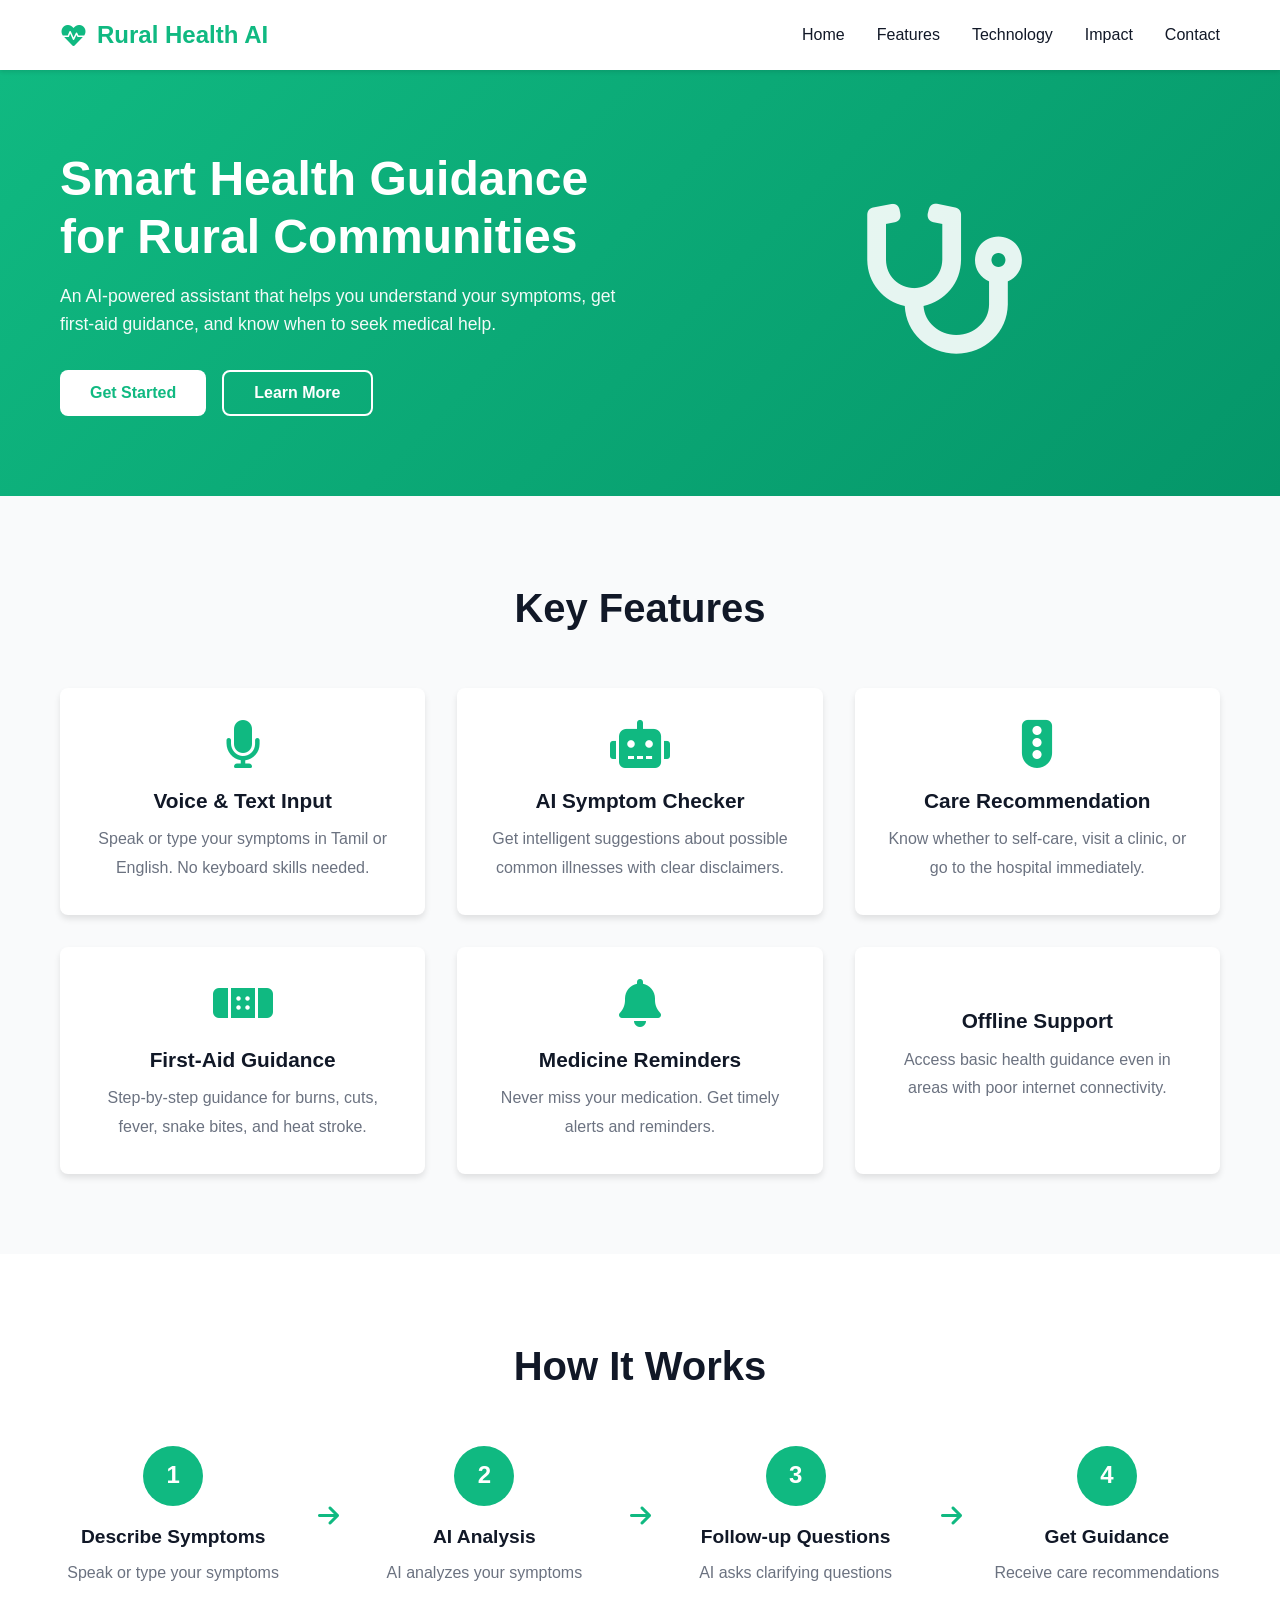
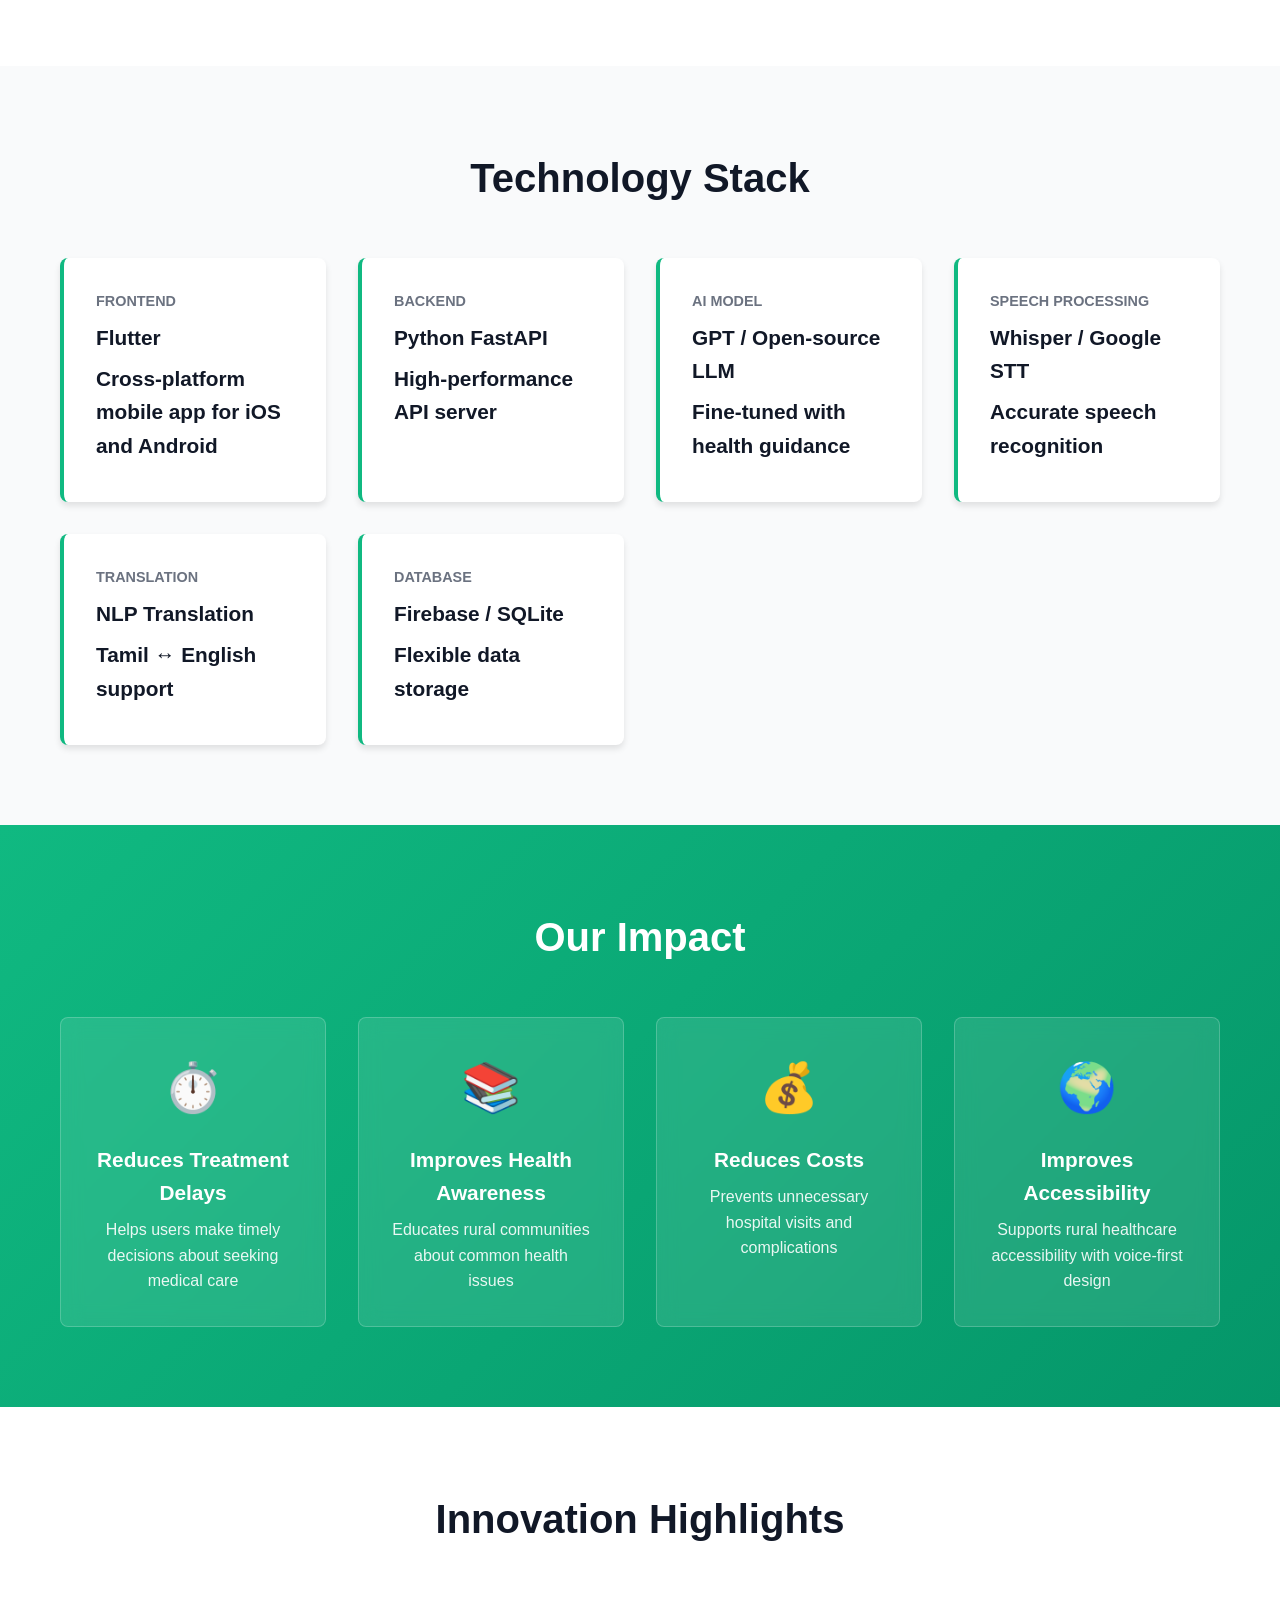
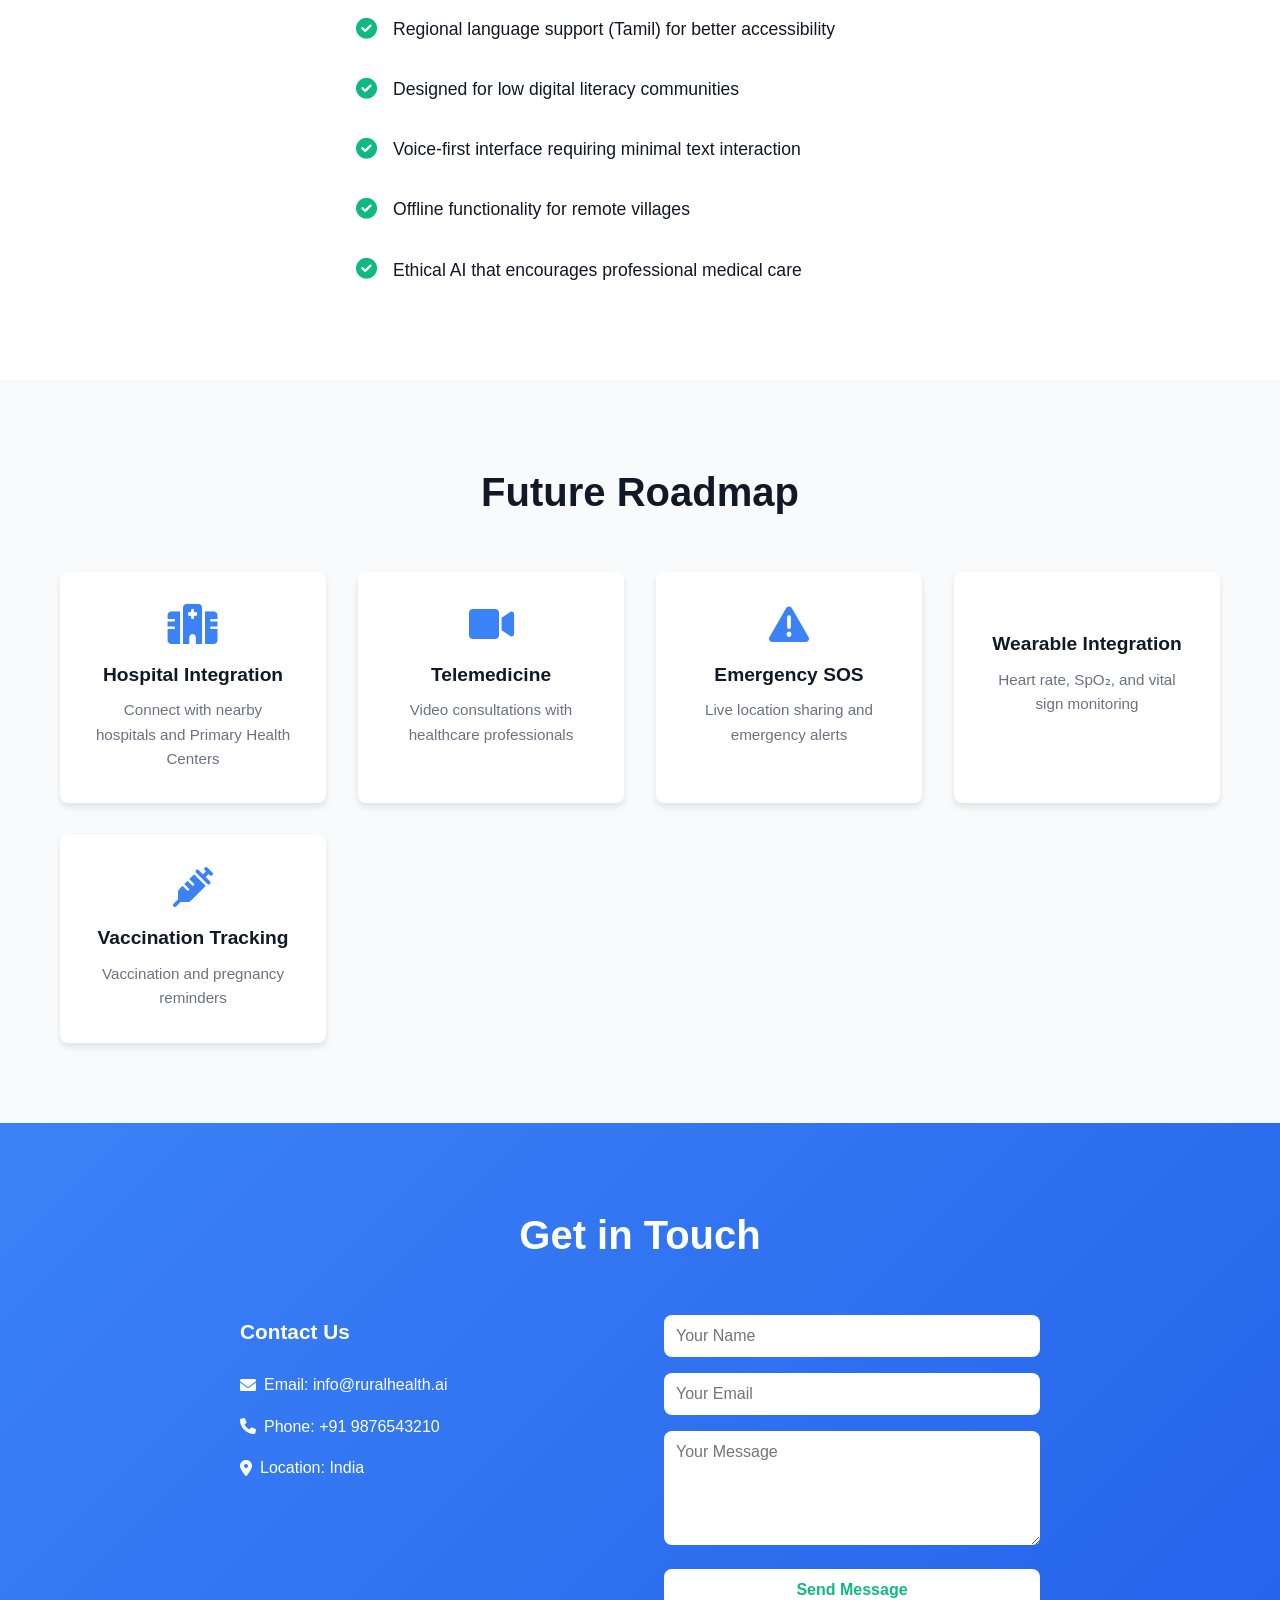
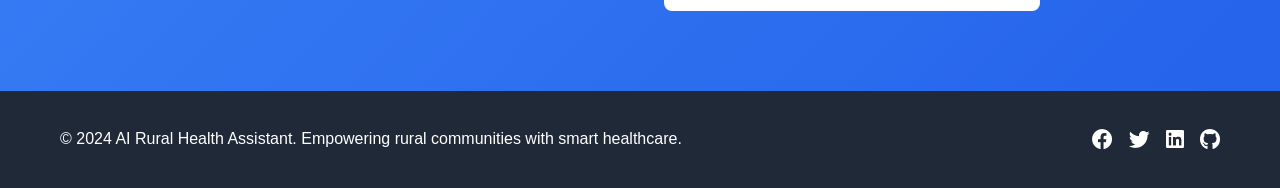
<file: index.html>
<!DOCTYPE html>
<html lang="en">
<head>
    <meta charset="UTF-8">
    <meta name="viewport" content="width=device-width, initial-scale=1.0">
    <title>AI Rural Health Assistant - Smart Health for Remote Communities</title>
    <link rel="stylesheet" href="styles.css">
    <link rel="stylesheet" href="https://cdnjs.cloudflare.com/ajax/libs/font-awesome/6.0.0/css/all.min.css">
</head>
<body>
    <!-- Navigation Bar -->
    <nav class="navbar">
        <div class="container">
            <div class="navbar-brand">
                <i class="fas fa-heartbeat"></i>
                <span>Rural Health AI</span>
            </div>
            <ul class="nav-menu">
                <li><a href="#home">Home</a></li>
                <li><a href="#features">Features</a></li>
                <li><a href="#technology">Technology</a></li>
                <li><a href="#impact">Impact</a></li>
                <li><a href="#contact">Contact</a></li>
            </ul>
        </div>
    </nav>

    <!-- Hero Section -->
    <section id="home" class="hero">
        <div class="container hero-content">
            <div class="hero-text">
                <h1>Smart Health Guidance for Rural Communities</h1>
                <p>An AI-powered assistant that helps you understand your symptoms, get first-aid guidance, and know when to seek medical help.</p>
                <div class="hero-buttons">
                    <button class="btn btn-primary">Get Started</button>
                    <button class="btn btn-secondary">Learn More</button>
                </div>
            </div>
            <div class="hero-image">
                <i class="fas fa-stethoscope"></i>
            </div>
        </div>
    </section>

    <!-- Features Section -->
    <section id="features" class="features">
        <div class="container">
            <h2>Key Features</h2>
            <div class="features-grid">
                <div class="feature-card">
                    <i class="fas fa-microphone"></i>
                    <h3>Voice & Text Input</h3>
                    <p>Speak or type your symptoms in Tamil or English. No keyboard skills needed.</p>
                </div>
                <div class="feature-card">
                    <i class="fas fa-robot"></i>
                    <h3>AI Symptom Checker</h3>
                    <p>Get intelligent suggestions about possible common illnesses with clear disclaimers.</p>
                </div>
                <div class="feature-card">
                    <i class="fas fa-traffic-light"></i>
                    <h3>Care Recommendation</h3>
                    <p>Know whether to self-care, visit a clinic, or go to the hospital immediately.</p>
                </div>
                <div class="feature-card">
                    <i class="fas fa-bandage"></i>
                    <h3>First-Aid Guidance</h3>
                    <p>Step-by-step guidance for burns, cuts, fever, snake bites, and heat stroke.</p>
                </div>
                <div class="feature-card">
                    <i class="fas fa-bell"></i>
                    <h3>Medicine Reminders</h3>
                    <p>Never miss your medication. Get timely alerts and reminders.</p>
                </div>
                <div class="feature-card">
                    <i class="fas fa-wifi-off"></i>
                    <h3>Offline Support</h3>
                    <p>Access basic health guidance even in areas with poor internet connectivity.</p>
                </div>
            </div>
        </div>
    </section>

    <!-- How It Works Section -->
    <section id="workflow" class="workflow">
        <div class="container">
            <h2>How It Works</h2>
            <div class="workflow-steps">
                <div class="step">
                    <div class="step-number">1</div>
                    <h3>Describe Symptoms</h3>
                    <p>Speak or type your symptoms</p>
                </div>
                <div class="step-arrow"><i class="fas fa-arrow-right"></i></div>
                <div class="step">
                    <div class="step-number">2</div>
                    <h3>AI Analysis</h3>
                    <p>AI analyzes your symptoms</p>
                </div>
                <div class="step-arrow"><i class="fas fa-arrow-right"></i></div>
                <div class="step">
                    <div class="step-number">3</div>
                    <h3>Follow-up Questions</h3>
                    <p>AI asks clarifying questions</p>
                </div>
                <div class="step-arrow"><i class="fas fa-arrow-right"></i></div>
                <div class="step">
                    <div class="step-number">4</div>
                    <h3>Get Guidance</h3>
                    <p>Receive care recommendations</p>
                </div>
            </div>
        </div>
    </section>

    <!-- Technology Stack Section -->
    <section id="technology" class="technology">
        <div class="container">
            <h2>Technology Stack</h2>
            <div class="tech-grid">
                <div class="tech-item">
                    <h3>Frontend</h3>
                    <p><strong>Flutter</strong></p>
                    <p class="tech-desc">Cross-platform mobile app for iOS and Android</p>
                </div>
                <div class="tech-item">
                    <h3>Backend</h3>
                    <p><strong>Python FastAPI</strong></p>
                    <p class="tech-desc">High-performance API server</p>
                </div>
                <div class="tech-item">
                    <h3>AI Model</h3>
                    <p><strong>GPT / Open-source LLM</strong></p>
                    <p class="tech-desc">Fine-tuned with health guidance</p>
                </div>
                <div class="tech-item">
                    <h3>Speech Processing</h3>
                    <p><strong>Whisper / Google STT</strong></p>
                    <p class="tech-desc">Accurate speech recognition</p>
                </div>
                <div class="tech-item">
                    <h3>Translation</h3>
                    <p><strong>NLP Translation</strong></p>
                    <p class="tech-desc">Tamil ↔ English support</p>
                </div>
                <div class="tech-item">
                    <h3>Database</h3>
                    <p><strong>Firebase / SQLite</strong></p>
                    <p class="tech-desc">Flexible data storage</p>
                </div>
            </div>
        </div>
    </section>

    <!-- Impact Section -->
    <section id="impact" class="impact">
        <div class="container">
            <h2>Our Impact</h2>
            <div class="impact-grid">
                <div class="impact-card">
                    <div class="impact-icon">⏱️</div>
                    <h3>Reduces Treatment Delays</h3>
                    <p>Helps users make timely decisions about seeking medical care</p>
                </div>
                <div class="impact-card">
                    <div class="impact-icon">📚</div>
                    <h3>Improves Health Awareness</h3>
                    <p>Educates rural communities about common health issues</p>
                </div>
                <div class="impact-card">
                    <div class="impact-icon">💰</div>
                    <h3>Reduces Costs</h3>
                    <p>Prevents unnecessary hospital visits and complications</p>
                </div>
                <div class="impact-card">
                    <div class="impact-icon">🌍</div>
                    <h3>Improves Accessibility</h3>
                    <p>Supports rural healthcare accessibility with voice-first design</p>
                </div>
            </div>
        </div>
    </section>

    <!-- Innovation Section -->
    <section id="innovation" class="innovation">
        <div class="container">
            <h2>Innovation Highlights</h2>
            <div class="innovation-list">
                <div class="innovation-item">
                    <i class="fas fa-check-circle"></i>
                    <span>Regional language support (Tamil) for better accessibility</span>
                </div>
                <div class="innovation-item">
                    <i class="fas fa-check-circle"></i>
                    <span>Designed for low digital literacy communities</span>
                </div>
                <div class="innovation-item">
                    <i class="fas fa-check-circle"></i>
                    <span>Voice-first interface requiring minimal text interaction</span>
                </div>
                <div class="innovation-item">
                    <i class="fas fa-check-circle"></i>
                    <span>Offline functionality for remote villages</span>
                </div>
                <div class="innovation-item">
                    <i class="fas fa-check-circle"></i>
                    <span>Ethical AI that encourages professional medical care</span>
                </div>
            </div>
        </div>
    </section>

    <!-- Future Roadmap Section -->
    <section id="roadmap" class="roadmap">
        <div class="container">
            <h2>Future Roadmap</h2>
            <div class="roadmap-items">
                <div class="roadmap-item">
                    <i class="fas fa-hospital"></i>
                    <h3>Hospital Integration</h3>
                    <p>Connect with nearby hospitals and Primary Health Centers</p>
                </div>
                <div class="roadmap-item">
                    <i class="fas fa-video"></i>
                    <h3>Telemedicine</h3>
                    <p>Video consultations with healthcare professionals</p>
                </div>
                <div class="roadmap-item">
                    <i class="fas fa-exclamation-triangle"></i>
                    <h3>Emergency SOS</h3>
                    <p>Live location sharing and emergency alerts</p>
                </div>
                <div class="roadmap-item">
                    <i class="fas fa-watch"></i>
                    <h3>Wearable Integration</h3>
                    <p>Heart rate, SpO₂, and vital sign monitoring</p>
                </div>
                <div class="roadmap-item">
                    <i class="fas fa-syringe"></i>
                    <h3>Vaccination Tracking</h3>
                    <p>Vaccination and pregnancy reminders</p>
                </div>
            </div>
        </div>
    </section>

    <!-- Contact Section -->
    <section id="contact" class="contact">
        <div class="container">
            <h2>Get in Touch</h2>
            <div class="contact-content">
                <div class="contact-info">
                    <h3>Contact Us</h3>
                    <p><i class="fas fa-envelope"></i> Email: info@ruralhealth.ai</p>
                    <p><i class="fas fa-phone"></i> Phone: +91 9876543210</p>
                    <p><i class="fas fa-map-marker-alt"></i> Location: India</p>
                </div>
                <form class="contact-form">
                    <input type="text" placeholder="Your Name" required>
                    <input type="email" placeholder="Your Email" required>
                    <textarea placeholder="Your Message" rows="5" required></textarea>
                    <button type="submit" class="btn btn-primary">Send Message</button>
                </form>
            </div>
        </div>
    </section>

    <!-- Footer -->
    <footer class="footer">
        <div class="container">
            <p>&copy; 2024 AI Rural Health Assistant. Empowering rural communities with smart healthcare.</p>
            <div class="social-links">
                <a href="#"><i class="fab fa-facebook"></i></a>
                <a href="#"><i class="fab fa-twitter"></i></a>
                <a href="#"><i class="fab fa-linkedin"></i></a>
                <a href="#"><i class="fab fa-github"></i></a>
            </div>
        </div>
    </footer>

    <script src="script.js"></script>
</body>
</html>
</file>
<file: styles.css>
/* Global Styles */
* {
    margin: 0;
    padding: 0;
    box-sizing: border-box;
}

:root {
    --primary-color: #10b981;
    --secondary-color: #3b82f6;
    --danger-color: #ef4444;
    --warning-color: #f59e0b;
    --dark-bg: #1f2937;
    --light-bg: #f9fafb;
    --text-dark: #111827;
    --text-light: #6b7280;
    --border-radius: 8px;
    --transition: all 0.3s ease;
}

body {
    font-family: 'Segoe UI', Tahoma, Geneva, Verdana, sans-serif;
    line-height: 1.6;
    color: var(--text-dark);
    background-color: #ffffff;
}

.container {
    max-width: 1200px;
    margin: 0 auto;
    padding: 0 20px;
}

/* Navbar */
.navbar {
    background: white;
    box-shadow: 0 2px 4px rgba(0, 0, 0, 0.1);
    position: sticky;
    top: 0;
    z-index: 100;
}

.navbar .container {
    display: flex;
    justify-content: space-between;
    align-items: center;
    padding: 1rem 20px;
}

.navbar-brand {
    display: flex;
    align-items: center;
    gap: 10px;
    font-size: 1.5rem;
    font-weight: bold;
    color: var(--primary-color);
}

.nav-menu {
    display: flex;
    list-style: none;
    gap: 2rem;
}

.nav-menu a {
    text-decoration: none;
    color: var(--text-dark);
    transition: var(--transition);
    font-weight: 500;
}

.nav-menu a:hover {
    color: var(--primary-color);
}

/* Hero Section */
.hero {
    background: linear-gradient(135deg, #10b981 0%, #059669 100%);
    color: white;
    padding: 80px 20px;
}

.hero-content {
    display: grid;
    grid-template-columns: 1fr 1fr;
    align-items: center;
    gap: 3rem;
}

.hero-text h1 {
    font-size: 3rem;
    margin-bottom: 1rem;
    line-height: 1.2;
}

.hero-text p {
    font-size: 1.1rem;
    margin-bottom: 2rem;
    opacity: 0.95;
}

.hero-buttons {
    display: flex;
    gap: 1rem;
}

.btn {
    padding: 12px 30px;
    border: none;
    border-radius: var(--border-radius);
    font-size: 1rem;
    font-weight: 600;
    cursor: pointer;
    transition: var(--transition);
    text-decoration: none;
    display: inline-block;
}

.btn-primary {
    background-color: white;
    color: var(--primary-color);
}

.btn-primary:hover {
    transform: translateY(-2px);
    box-shadow: 0 8px 16px rgba(0, 0, 0, 0.2);
}

.btn-secondary {
    background-color: transparent;
    color: white;
    border: 2px solid white;
}

.btn-secondary:hover {
    background-color: white;
    color: var(--primary-color);
}

.hero-image {
    text-align: center;
    font-size: 150px;
    opacity: 0.9;
    animation: float 3s ease-in-out infinite;
}

@keyframes float {
    0%, 100% {
        transform: translateY(0px);
    }
    50% {
        transform: translateY(-20px);
    }
}

/* Features Section */
.features {
    padding: 80px 20px;
    background-color: var(--light-bg);
}

.features h2 {
    text-align: center;
    font-size: 2.5rem;
    margin-bottom: 3rem;
    color: var(--text-dark);
}

.features-grid {
    display: grid;
    grid-template-columns: repeat(auto-fit, minmax(300px, 1fr));
    gap: 2rem;
}

.feature-card {
    background: white;
    padding: 2rem;
    border-radius: var(--border-radius);
    box-shadow: 0 4px 6px rgba(0, 0, 0, 0.1);
    text-align: center;
    transition: var(--transition);
}

.feature-card:hover {
    transform: translateY(-5px);
    box-shadow: 0 12px 24px rgba(0, 0, 0, 0.15);
}

.feature-card i {
    font-size: 3rem;
    color: var(--primary-color);
    margin-bottom: 1rem;
}

.feature-card h3 {
    font-size: 1.3rem;
    margin-bottom: 0.5rem;
    color: var(--text-dark);
}

.feature-card p {
    color: var(--text-light);
    line-height: 1.8;
}

/* Workflow Section */
.workflow {
    padding: 80px 20px;
    background: white;
}

.workflow h2 {
    text-align: center;
    font-size: 2.5rem;
    margin-bottom: 3rem;
}

.workflow-steps {
    display: flex;
    justify-content: space-around;
    align-items: center;
    flex-wrap: wrap;
    gap: 2rem;
}

.step {
    text-align: center;
    flex: 1;
    min-width: 200px;
}

.step-number {
    width: 60px;
    height: 60px;
    background: var(--primary-color);
    color: white;
    border-radius: 50%;
    display: flex;
    align-items: center;
    justify-content: center;
    font-size: 1.5rem;
    font-weight: bold;
    margin: 0 auto 1rem;
}

.step h3 {
    font-size: 1.2rem;
    margin-bottom: 0.5rem;
}

.step p {
    color: var(--text-light);
}

.step-arrow {
    font-size: 1.5rem;
    color: var(--primary-color);
}

@media (max-width: 768px) {
    .step-arrow {
        display: none;
    }
}

/* Technology Section */
.technology {
    padding: 80px 20px;
    background-color: var(--light-bg);
}

.technology h2 {
    text-align: center;
    font-size: 2.5rem;
    margin-bottom: 3rem;
}

.tech-grid {
    display: grid;
    grid-template-columns: repeat(auto-fit, minmax(250px, 1fr));
    gap: 2rem;
}

.tech-item {
    background: white;
    padding: 2rem;
    border-radius: var(--border-radius);
    box-shadow: 0 4px 6px rgba(0, 0, 0, 0.1);
    border-left: 4px solid var(--primary-color);
}

.tech-item h3 {
    color: var(--text-light);
    font-size: 0.9rem;
    text-transform: uppercase;
    margin-bottom: 0.5rem;
}

.tech-item p {
    font-size: 1.3rem;
    font-weight: bold;
    color: var(--text-dark);
    margin-bottom: 0.5rem;
}

.tech-desc {
    font-size: 0.9rem;
    color: var(--text-light);
    font-weight: normal;
}

/* Impact Section */
.impact {
    padding: 80px 20px;
    background: linear-gradient(135deg, #10b981 0%, #059669 100%);
    color: white;
}

.impact h2 {
    text-align: center;
    font-size: 2.5rem;
    margin-bottom: 3rem;
}

.impact-grid {
    display: grid;
    grid-template-columns: repeat(auto-fit, minmax(250px, 1fr));
    gap: 2rem;
}

.impact-card {
    background: rgba(255, 255, 255, 0.1);
    padding: 2rem;
    border-radius: var(--border-radius);
    border: 1px solid rgba(255, 255, 255, 0.2);
    text-align: center;
    backdrop-filter: blur(10px);
}

.impact-icon {
    font-size: 3rem;
    margin-bottom: 1rem;
}

.impact-card h3 {
    font-size: 1.3rem;
    margin-bottom: 0.5rem;
}

.impact-card p {
    opacity: 0.9;
}

/* Innovation Section */
.innovation {
    padding: 80px 20px;
    background: white;
}

.innovation h2 {
    text-align: center;
    font-size: 2.5rem;
    margin-bottom: 3rem;
}

.innovation-list {
    max-width: 600px;
    margin: 0 auto;
}

.innovation-item {
    display: flex;
    align-items: center;
    gap: 1rem;
    padding: 1rem;
    font-size: 1.1rem;
    color: var(--text-dark);
}

.innovation-item i {
    color: var(--primary-color);
    font-size: 1.3rem;
    flex-shrink: 0;
}

/* Roadmap Section */
.roadmap {
    padding: 80px 20px;
    background-color: var(--light-bg);
}

.roadmap h2 {
    text-align: center;
    font-size: 2.5rem;
    margin-bottom: 3rem;
}

.roadmap-items {
    display: grid;
    grid-template-columns: repeat(auto-fit, minmax(250px, 1fr));
    gap: 2rem;
}

.roadmap-item {
    background: white;
    padding: 2rem;
    border-radius: var(--border-radius);
    box-shadow: 0 4px 6px rgba(0, 0, 0, 0.1);
    text-align: center;
    transition: var(--transition);
}

.roadmap-item:hover {
    transform: translateY(-5px);
    box-shadow: 0 12px 24px rgba(0, 0, 0, 0.15);
}

.roadmap-item i {
    font-size: 2.5rem;
    color: var(--secondary-color);
    margin-bottom: 1rem;
}

.roadmap-item h3 {
    font-size: 1.2rem;
    margin-bottom: 0.5rem;
}

.roadmap-item p {
    color: var(--text-light);
    font-size: 0.95rem;
}

/* Contact Section */
.contact {
    padding: 80px 20px;
    background: linear-gradient(135deg, #3b82f6 0%, #2563eb 100%);
    color: white;
}

.contact h2 {
    text-align: center;
    font-size: 2.5rem;
    margin-bottom: 3rem;
}

.contact-content {
    display: grid;
    grid-template-columns: 1fr 1fr;
    gap: 3rem;
    max-width: 800px;
    margin: 0 auto;
}

.contact-info h3 {
    font-size: 1.3rem;
    margin-bottom: 1.5rem;
}

.contact-info p {
    margin-bottom: 1rem;
    display: flex;
    align-items: center;
    gap: 0.5rem;
}

.contact-form {
    display: flex;
    flex-direction: column;
    gap: 1rem;
}

.contact-form input,
.contact-form textarea {
    padding: 12px;
    border: none;
    border-radius: var(--border-radius);
    font-family: inherit;
    font-size: 1rem;
}

.contact-form input:focus,
.contact-form textarea:focus {
    outline: none;
    box-shadow: 0 0 0 3px rgba(255, 255, 255, 0.3);
}

.contact-form .btn-primary {
    margin-top: 0.5rem;
}

/* Footer */
.footer {
    background-color: var(--dark-bg);
    color: white;
    text-align: center;
    padding: 2rem 20px;
}

.footer .container {
    display: flex;
    justify-content: space-between;
    align-items: center;
    flex-wrap: wrap;
    gap: 2rem;
}

.social-links {
    display: flex;
    gap: 1rem;
}

.social-links a {
    color: white;
    font-size: 1.3rem;
    transition: var(--transition);
}

.social-links a:hover {
    color: var(--primary-color);
    transform: translateY(-3px);
}

/* Responsive Design */
@media (max-width: 768px) {
    .nav-menu {
        gap: 1rem;
        font-size: 0.9rem;
    }

    .hero-content {
        grid-template-columns: 1fr;
        text-align: center;
    }

    .hero-text h1 {
        font-size: 2rem;
    }

    .hero-buttons {
        justify-content: center;
        flex-direction: column;
    }

    .hero-image {
        font-size: 100px;
    }

    .features h2,
    .workflow h2,
    .technology h2,
    .impact h2,
    .innovation h2,
    .roadmap h2,
    .contact h2 {
        font-size: 1.8rem;
    }

    .contact-content {
        grid-template-columns: 1fr;
    }

    .footer .container {
        flex-direction: column;
    }

    .workflow-steps {
        flex-direction: column;
    }

    .features-grid,
    .tech-grid,
    .impact-grid,
    .roadmap-items {
        grid-template-columns: 1fr;
    }
}

@media (max-width: 480px) {
    .nav-menu {
        gap: 0.5rem;
        font-size: 0.8rem;
    }

    .hero-text h1 {
        font-size: 1.5rem;
    }

    .hero-text p {
        font-size: 0.95rem;
    }

    .btn {
        padding: 10px 20px;
        font-size: 0.9rem;
    }
}
.chat-box{
height:400px;
overflow-y:auto;
background:#f8f8f8;
padding:15px;
border-radius:10px;
margin-bottom:15px;
}

.user-message{
background:#10b981;
color:white;
padding:10px;
margin:10px;
border-radius:10px;
text-align:right;
}

.bot-message{
background:white;
padding:10px;
margin:10px;
border-radius:10px;
box-shadow:0 0 5px rgba(0,0,0,.2);
}

.chat-input{
display:flex;
gap:10px;
}

.chat-input input{
flex:1;
padding:12px;
border-radius:8px;
border:1px solid #ccc;
}

.chat-input button{
padding:12px 20px;
background:#10b981;
color:white;
border:none;
border-radius:8px;
cursor:pointer;
}

.voice-buttons{

display:flex;

gap:10px;

margin-top:10px;

}

.voice-buttons button{

padding:10px 20px;

background:#10b981;

color:white;

border:none;

border-radius:8px;

cursor:pointer;

font-size:16px;

}

.voice-buttons button:hover{

background:#059669;

}
</file>
